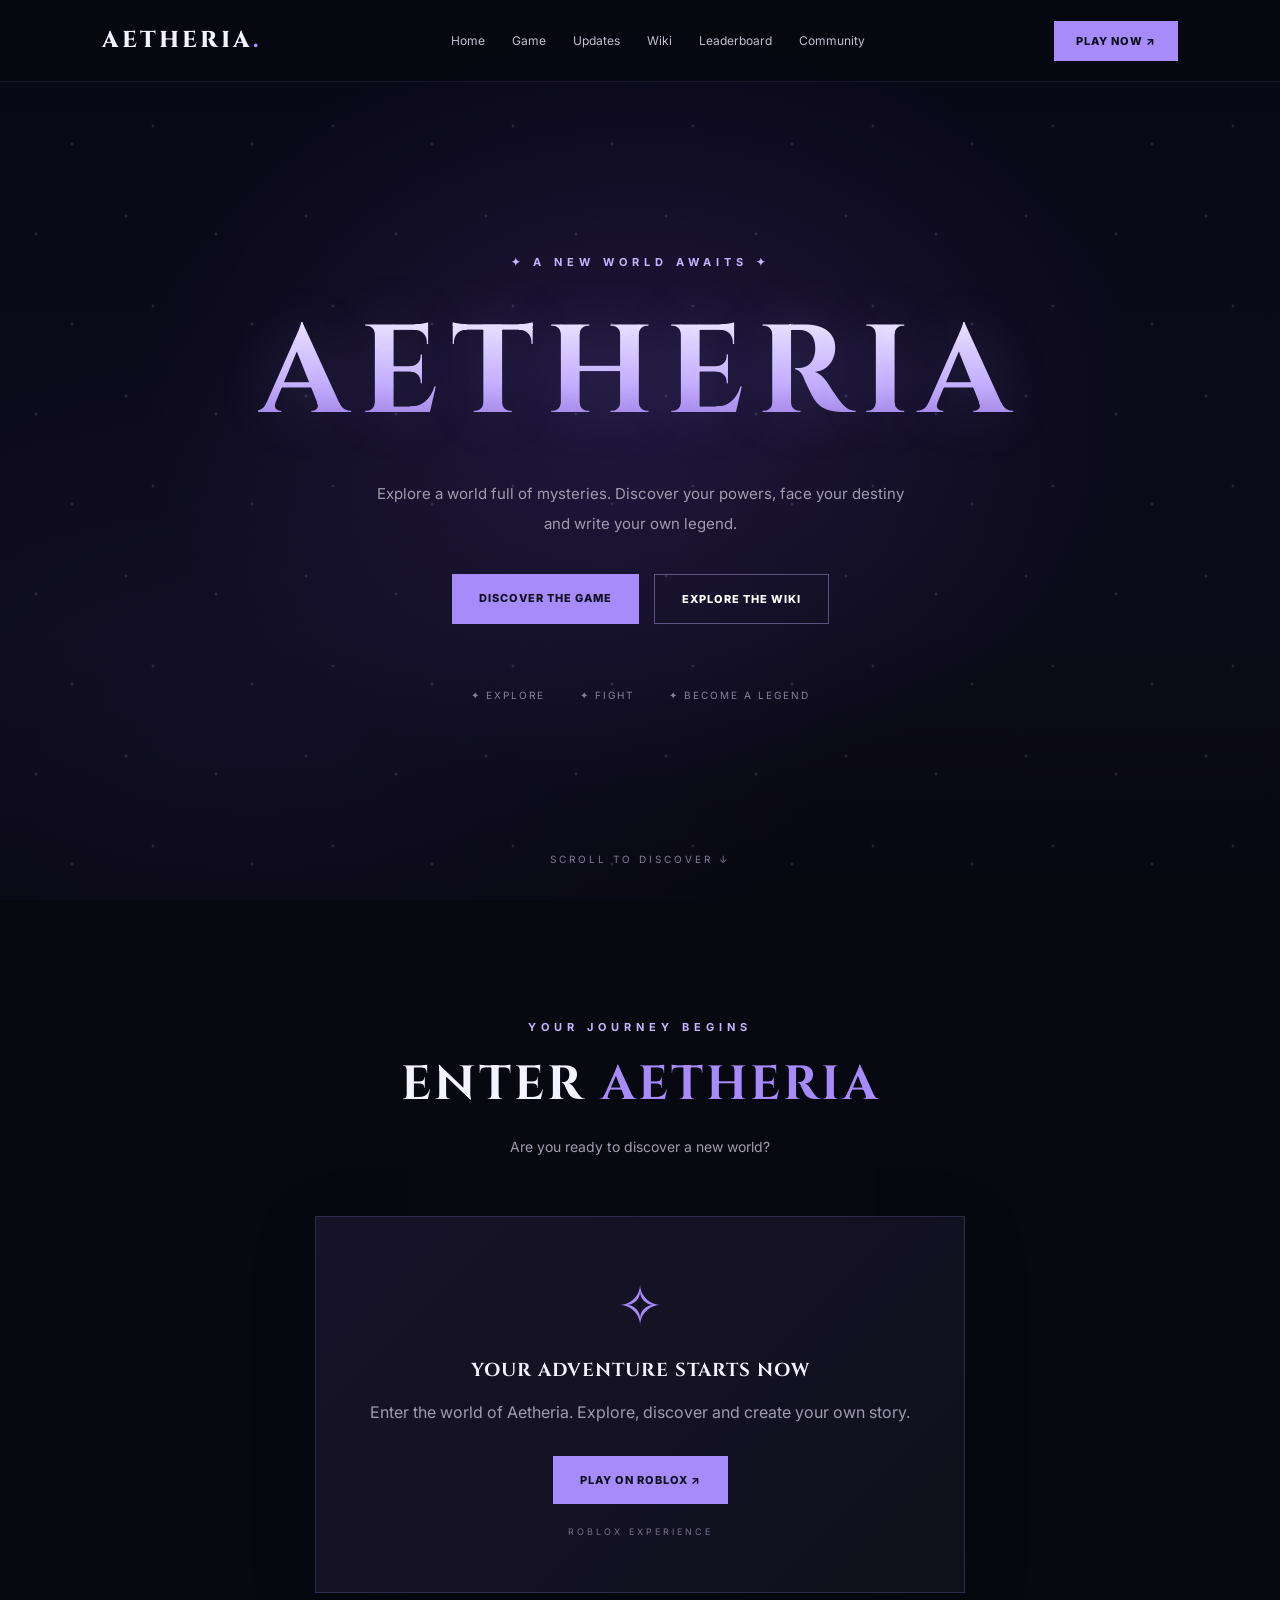
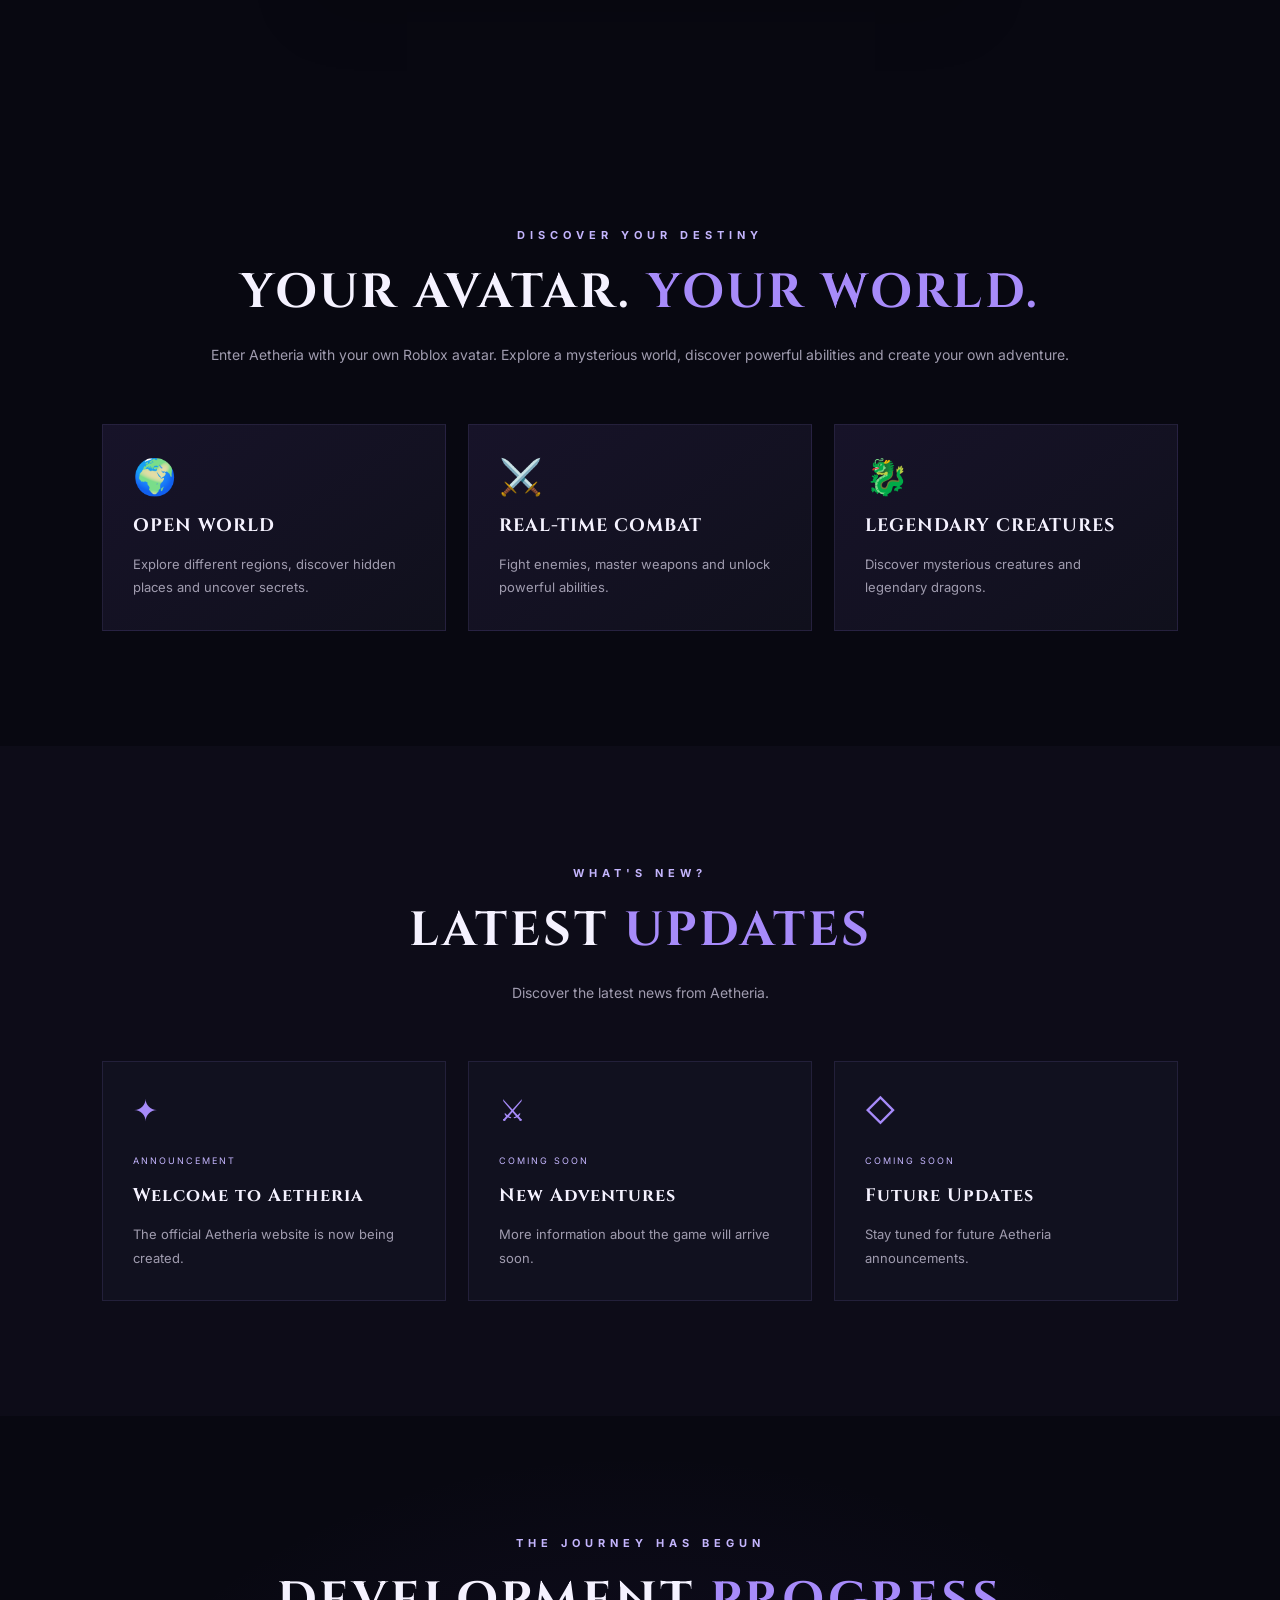
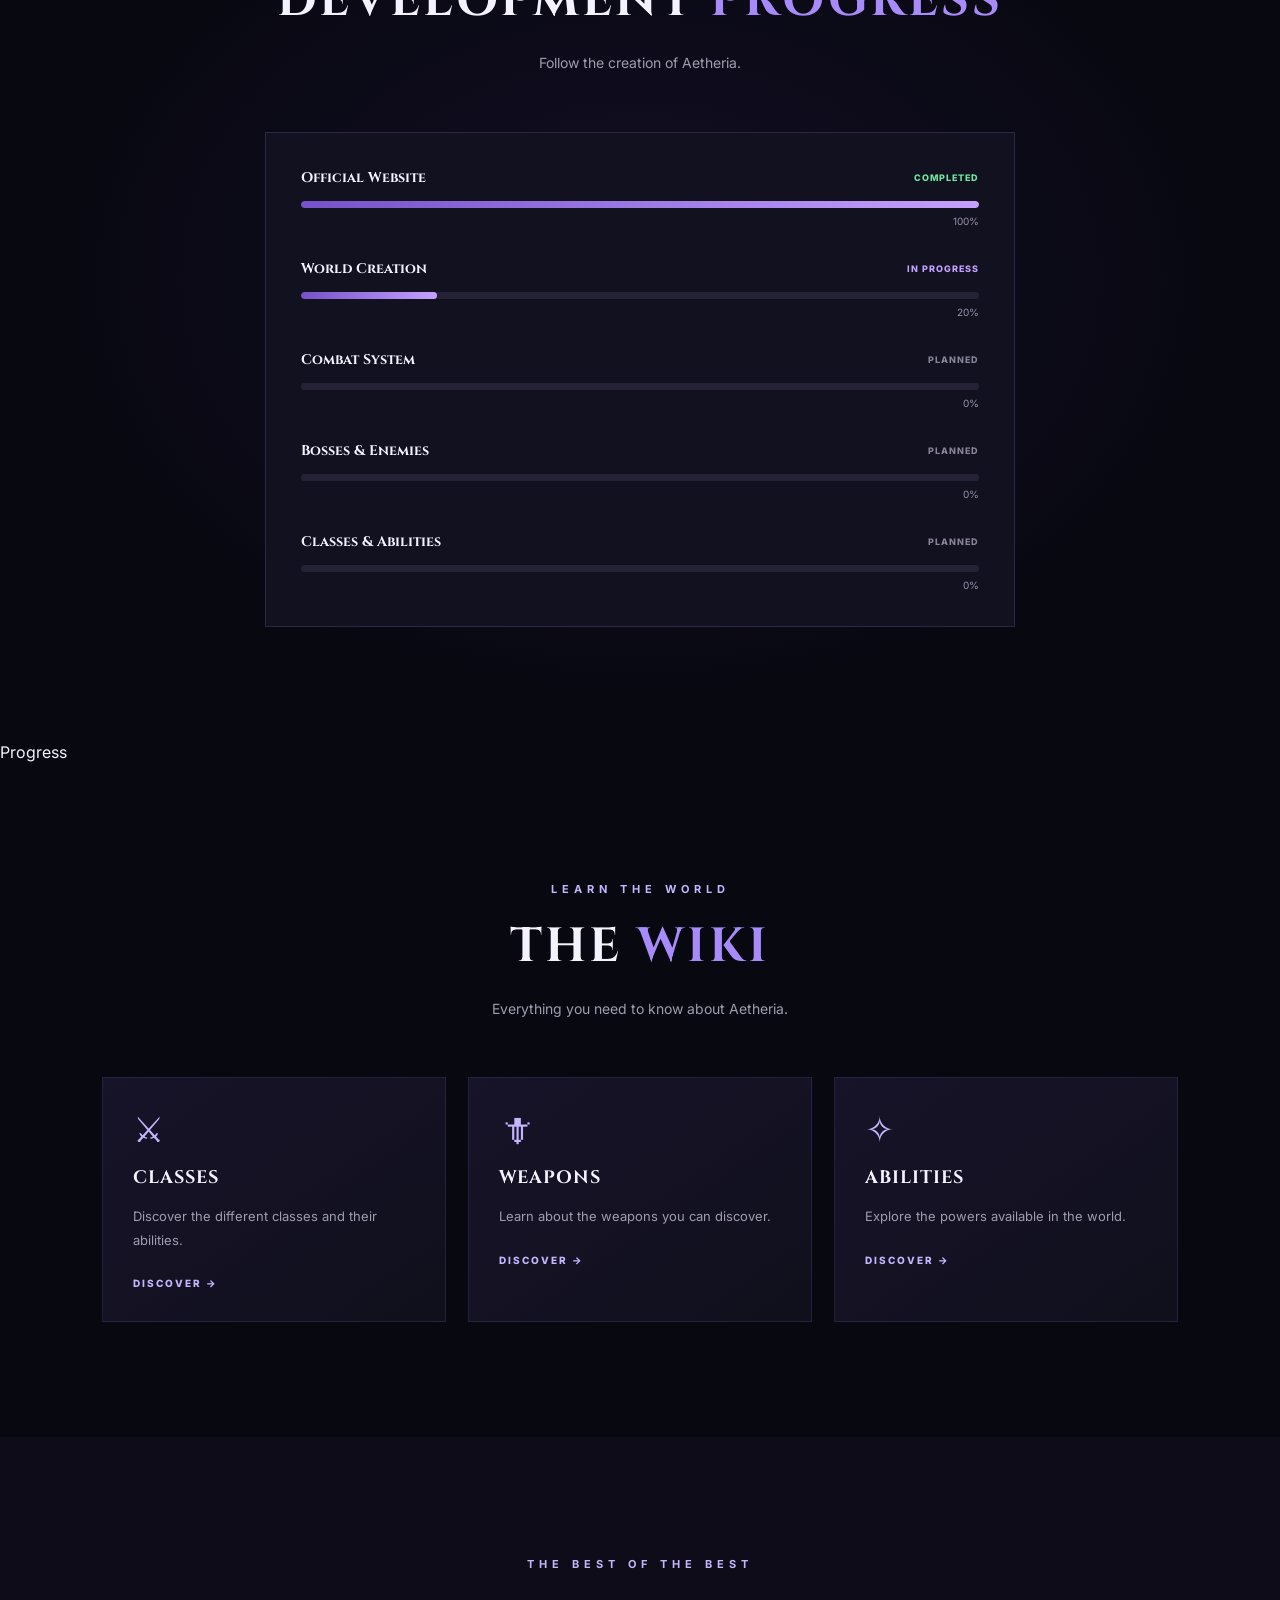
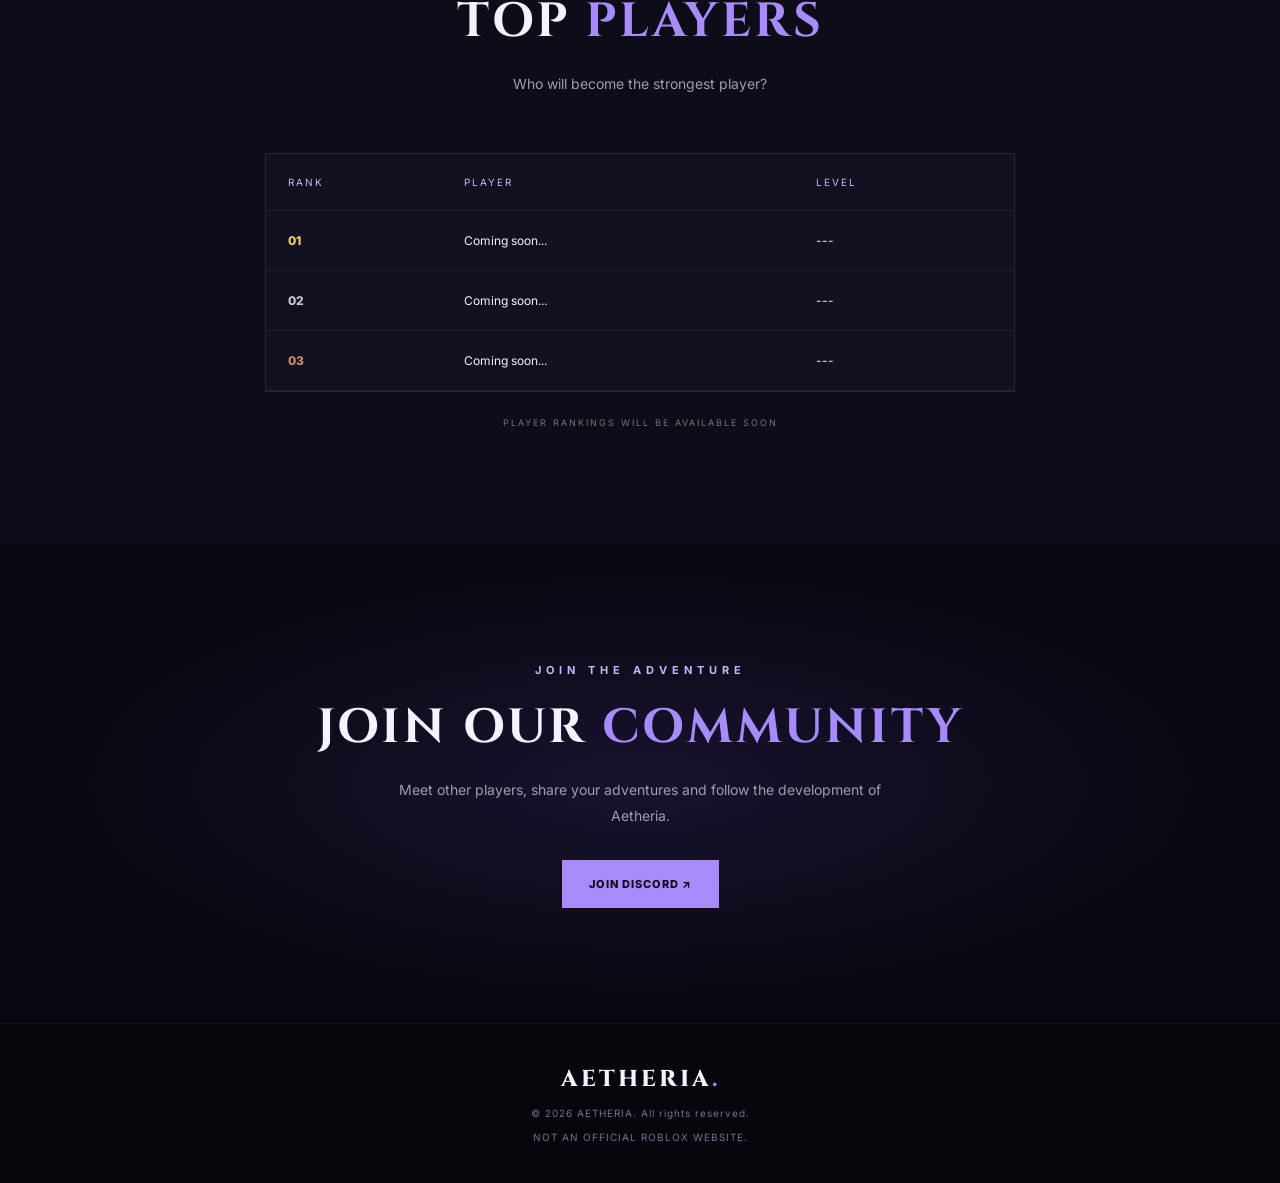
<file: index.html>
<!DOCTYPE html>
<html lang="fr">
<head>
    <meta charset="UTF-8">
    <meta name="viewport" content="width=device-width, initial-scale=1.0">
    <meta name="description" content="Discover Aetheria, an epic Roblox adventure.">
    <title>AETHERIA | Official Roblox Game</title>
    <link rel="stylesheet" href="style.css">
</head>
<body>

<header class="navbar">
    <a href="#home" class="logo">AETHERIA<span>.</span></a>

    <nav id="nav">
        <a href="#home">Home</a>
        <a href="#game">Game</a>
        <a href="#updates">Updates</a>
        <a href="#wiki">Wiki</a>
        <a href="#leaderboard">Leaderboard</a>
        <a href="#community">Community</a>
    </nav>

    <a href="#game" class="nav-play">PLAY NOW ↗</a>
    <button class="menu-btn" id="menuBtn">☰</button>
</header>

<main>

    <!-- HOME -->
    <section class="hero" id="home">
        <div class="hero-glow"></div>
        <div class="hero-content">
            <span class="eyebrow">✦ A NEW WORLD AWAITS ✦</span>
            <h1>AETHERIA</h1>
            <p class="hero-description">
                Explore a world full of mysteries.
                Discover your powers, face your destiny
                and write your own legend.
            </p>

            <div class="hero-buttons">
                <a href="#game" class="primary-btn">DISCOVER THE GAME</a>
                <a href="#wiki" class="secondary-btn">EXPLORE THE WIKI</a>
            </div>

            <div class="hero-info">
                <span>✦ EXPLORE</span>
                <span>✦ FIGHT</span>
                <span>✦ BECOME A LEGEND</span>
            </div>
        </div>

        <div class="hero-bottom">SCROLL TO DISCOVER ↓</div>
    </section>

    <!-- GAME -->
    <section class="section game-section" id="game">
        <div class="section-heading">
            <span class="eyebrow">YOUR JOURNEY BEGINS</span>
            <h2>ENTER <span>AETHERIA</span></h2>
            <p>Are you ready to discover a new world?</p>
        </div>

        <div class="game-box">
            <div class="game-symbol">✧</div>
            <h3>YOUR ADVENTURE STARTS NOW</h3>
            <p>
                Enter the world of Aetheria.
                Explore, discover and create your own story.
            </p>
            <a href="#" class="primary-btn" id="robloxBtn">
                PLAY ON ROBLOX ↗
            </a>
            <small>ROBLOX EXPERIENCE</small>
        </div>
    </section>

<!-- ABOUT AETHERIA -->
<section class="section" id="about">

    <div class="section-heading">
        <span class="eyebrow">DISCOVER YOUR DESTINY</span>
        <h2>YOUR AVATAR. <span>YOUR WORLD.</span></h2>
        <p>
            Enter Aetheria with your own Roblox avatar.
            Explore a mysterious world, discover powerful abilities
            and create your own adventure.
        </p>
    </div>

    <div class="cards">

        <article class="wiki-card">
            <span>🌍</span>
            <h3>OPEN WORLD</h3>
            <p>Explore different regions, discover hidden places and uncover secrets.</p>
        </article>

        <article class="wiki-card">
            <span>⚔️</span>
            <h3>REAL-TIME COMBAT</h3>
            <p>Fight enemies, master weapons and unlock powerful abilities.</p>
        </article>

        <article class="wiki-card">
            <span>🐉</span>
            <h3>LEGENDARY CREATURES</h3>
            <p>Discover mysterious creatures and legendary dragons.</p>
        </article>

    </div>
</section>

    <!-- UPDATES -->
    <section class="section dark-section" id="updates">
        <div class="section-heading">
            <span class="eyebrow">WHAT'S NEW?</span>
            <h2>LATEST <span>UPDATES</span></h2>
            <p>Discover the latest news from Aetheria.</p>
        </div>

        <div class="cards">
            <article class="card">
                <div class="card-icon">✦</div>
                <span class="card-tag">ANNOUNCEMENT</span>
                <h3>Welcome to Aetheria</h3>
                <p>The official Aetheria website is now being created.</p>
            </article>

            <article class="card">
                <div class="card-icon">⚔</div>
                <span class="card-tag">COMING SOON</span>
                <h3>New Adventures</h3>
                <p>More information about the game will arrive soon.</p>
            </article>

            <article class="card">
                <div class="card-icon">◇</div>
                <span class="card-tag">COMING SOON</span>
                <h3>Future Updates</h3>
                <p>Stay tuned for future Aetheria announcements.</p>
            </article>
        </div>
    </section>

<!-- DEVELOPMENT PROGRESS -->
<section class="section progress-section" id="progress">

    <div class="section-heading">
        <span class="eyebrow">THE JOURNEY HAS BEGUN</span>
        <h2>DEVELOPMENT <span>PROGRESS</span></h2>
        <p>Follow the creation of Aetheria.</p>
    </div>

    <div class="progress-container">

        <div class="progress-item">
            <div>
                <h3>Official Website</h3>
                <span class="status completed">COMPLETED</span>
            </div>
            <div class="progress-bar">
                <div style="width: 100%"></div>
            </div>
            <small>100%</small>
        </div>

        <div class="progress-item">
            <div>
                <h3>World Creation</h3>
                <span class="status working">IN PROGRESS</span>
            </div>
            <div class="progress-bar">
                <div style="width: 20%"></div>
            </div>
            <small>20%</small>
        </div>

        <div class="progress-item">
            <div>
                <h3>Combat System</h3>
                <span class="status planned">PLANNED</span>
            </div>
            <div class="progress-bar">
                <div style="width: 0%"></div>
            </div>
            <small>0%</small>
        </div>

        <div class="progress-item">
            <div>
                <h3>Bosses & Enemies</h3>
                <span class="status planned">PLANNED</span>
            </div>
            <div class="progress-bar">
                <div style="width: 0%"></div>
            </div>
            <small>0%</small>
        </div>

        <div class="progress-item">
            <div>
                <h3>Classes & Abilities</h3>
                <span class="status planned">PLANNED</span>
            </div>
            <div class="progress-bar">
                <div style="width: 0%"></div>
            </div>
            <small>0%</small>
        </div>

    </div>
</section>
<a href="#progress">Progress</a>
    <!-- WIKI -->
    <section class="section" id="wiki">
        <div class="section-heading">
            <span class="eyebrow">LEARN THE WORLD</span>
            <h2>THE <span>WIKI</span></h2>
            <p>Everything you need to know about Aetheria.</p>
        </div>

        <div class="cards">
            <article class="wiki-card">
                <span>⚔</span>
                <h3>CLASSES</h3>
                <p>Discover the different classes and their abilities.</p>
                <a href="#" class="wiki-link">DISCOVER →</a>
            </article>

            <article class="wiki-card">
                <span>🗡</span>
                <h3>WEAPONS</h3>
                <p>Learn about the weapons you can discover.</p>
                <a href="#" class="wiki-link">DISCOVER →</a>
            </article>

            <article class="wiki-card">
                <span>✧</span>
                <h3>ABILITIES</h3>
                <p>Explore the powers available in the world.</p>
                <a href="#" class="wiki-link">DISCOVER →</a>
            </article>
        </div>
    </section>

    <!-- LEADERBOARD -->
    <section class="section dark-section" id="leaderboard">
        <div class="section-heading">
            <span class="eyebrow">THE BEST OF THE BEST</span>
            <h2>TOP <span>PLAYERS</span></h2>
            <p>Who will become the strongest player?</p>
        </div>

        <div class="leaderboard">
            <div class="leader-header">
                <span>RANK</span>
                <span>PLAYER</span>
                <span>LEVEL</span>
            </div>

            <div class="leader-row">
                <span class="rank gold">01</span>
                <span>Coming soon...</span>
                <span>---</span>
            </div>

            <div class="leader-row">
                <span class="rank silver">02</span>
                <span>Coming soon...</span>
                <span>---</span>
            </div>

            <div class="leader-row">
                <span class="rank bronze">03</span>
                <span>Coming soon...</span>
                <span>---</span>
            </div>
        </div>

        <p class="leader-note">PLAYER RANKINGS WILL BE AVAILABLE SOON</p>
    </section>

    <!-- COMMUNITY -->
    <section class="section community-section" id="community">
        <span class="eyebrow">JOIN THE ADVENTURE</span>
        <h2>JOIN OUR <span>COMMUNITY</span></h2>
        <p>Meet other players, share your adventures and follow the development of Aetheria.</p>

        <a href="#" class="primary-btn" id="discordBtn">
            JOIN DISCORD ↗
        </a>
    </section>

</main>

<footer>
    <a href="#home" class="logo">AETHERIA<span>.</span></a>
    <p>© 2026 AETHERIA. All rights reserved.</p>
    <p>NOT AN OFFICIAL ROBLOX WEBSITE.</p>
</footer>

<script src="script.js"></script>
</body>
</html>
</file>
<file: style.css>
@import url('https://fonts.googleapis.com/css2?family=Cinzel:wght@400;500;600;700;800&family=Inter:wght@400;500;600;700;800&display=swap');

:root {
    --bg: #080811;
    --panel: #11111f;
    --purple: #a78bfa;
    --purple-light: #c4b5fd;
    --white: #f5f2ff;
    --muted: #a09caf;
}

* {
    margin: 0;
    padding: 0;
    box-sizing: border-box;
    scroll-behavior: smooth;
}

body {
    background: var(--bg);
    color: var(--white);
    font-family: 'Inter', sans-serif;
}

a {
    color: inherit;
    text-decoration: none;
}

.navbar {
    height: 82px;
    padding: 0 8%;
    display: flex;
    align-items: center;
    justify-content: space-between;
    background: rgba(8, 8, 17, 0.92);
    backdrop-filter: blur(15px);
    position: fixed;
    top: 0;
    left: 0;
    width: 100%;
    z-index: 100;
    border-bottom: 1px solid rgba(167, 139, 250, 0.12);
}

.logo {
    font-family: 'Cinzel', serif;
    font-size: 23px;
    font-weight: 800;
    letter-spacing: 3px;
}

.logo span,
.section-heading h2 span,
.community-section h2 span {
    color: var(--purple);
}

.navbar nav {
    display: flex;
    gap: 27px;
}

.navbar nav a {
    font-size: 12px;
    color: #c4c0d1;
    transition: 0.3s;
}

.navbar nav a:hover {
    color: var(--purple-light);
}

.nav-play {
    padding: 13px 22px;
    background: var(--purple);
    color: #100d1d;
    font-size: 11px;
    font-weight: 800;
    letter-spacing: 1px;
    transition: 0.3s;
}

.nav-play:hover,
.primary-btn:hover {
    background: white;
    transform: translateY(-3px);
}

.menu-btn {
    display: none;
    color: white;
    background: none;
    border: none;
    font-size: 25px;
    cursor: pointer;
}

.hero {
    min-height: 100vh;
    padding: 150px 20px 100px;
    display: flex;
    align-items: center;
    justify-content: center;
    text-align: center;
    position: relative;
    overflow: hidden;
    background:
        radial-gradient(ellipse at 50% 45%, rgba(101, 65, 180, 0.23), transparent 55%),
        radial-gradient(ellipse at 20% 80%, rgba(60, 40, 120, 0.15), transparent 40%),
        linear-gradient(180deg, #090817, #0c0b19 70%, #080811);
}

.hero::before {
    content: "";
    position: absolute;
    inset: 0;
    opacity: 0.18;
    background-image:
        radial-gradient(2px 2px at 20% 30%, white, transparent),
        radial-gradient(2px 2px at 70% 20%, white, transparent),
        radial-gradient(2px 2px at 40% 80%, white, transparent),
        radial-gradient(2px 2px at 85% 70%, white, transparent);
    background-size: 180px 180px;
}

.hero-content {
    position: relative;
    max-width: 850px;
    animation: appear 1.2s ease;
}

.eyebrow {
    color: var(--purple-light);
    font-size: 11px;
    font-weight: 700;
    letter-spacing: 5px;
}

.hero h1 {
    font-family: 'Cinzel', serif;
    font-size: clamp(65px, 12vw, 125px);
    letter-spacing: 12px;
    margin: 20px 0;
    background: linear-gradient(180deg, #fff, #c6b2ff 55%, #7855c9);
    -webkit-background-clip: text;
    background-clip: text;
    color: transparent;
    text-shadow: 0 0 60px rgba(167, 139, 250, 0.2);
}

.hero-description {
    color: var(--muted);
    line-height: 2;
    max-width: 550px;
    margin: 0 auto 35px;
    font-size: 15px;
}

.hero-buttons {
    display: flex;
    justify-content: center;
    flex-wrap: wrap;
    gap: 15px;
}

.primary-btn,
.secondary-btn {
    display: inline-block;
    padding: 17px 27px;
    font-size: 11px;
    font-weight: 800;
    letter-spacing: 1px;
    transition: 0.3s;
}

.primary-btn {
    background: var(--purple);
    color: #100d1d;
}

.secondary-btn {
    border: 1px solid rgba(196, 181, 253, 0.4);
    color: white;
}

.secondary-btn:hover {
    background: rgba(167, 139, 250, 0.12);
}

.hero-info {
    display: flex;
    justify-content: center;
    gap: 35px;
    margin-top: 65px;
    font-size: 10px;
    color: #88819d;
    letter-spacing: 2px;
}

.hero-bottom {
    position: absolute;
    bottom: 35px;
    font-size: 10px;
    letter-spacing: 3px;
    color: #827b99;
}

.section {
    padding: 115px 8%;
    text-align: center;
}

.dark-section {
    background: #0d0c18;
}

.section-heading {
    margin-bottom: 55px;
}

.section-heading h2,
.community-section h2 {
    font-family: 'Cinzel', serif;
    font-size: clamp(32px, 5vw, 48px);
    margin: 17px 0;
    letter-spacing: 3px;
}

.section-heading p,
.community-section p {
    color: var(--muted);
    font-size: 14px;
    line-height: 1.9;
}

.game-box {
    max-width: 650px;
    margin: auto;
    padding: 55px 30px;
    background: linear-gradient(135deg, #171329, #10101c);
    border: 1px solid rgba(167, 139, 250, 0.2);
    box-shadow: 0 15px 60px rgba(0, 0, 0, 0.2);
}

.game-symbol {
    font-size: 55px;
    color: var(--purple);
    margin-bottom: 20px;
}

.game-box h3,
.card h3,
.wiki-card h3 {
    font-family: 'Cinzel', serif;
    letter-spacing: 1px;
}

.game-box p {
    color: var(--muted);
    line-height: 1.8;
    margin: 15px 0 30px;
}

.game-box small {
    display: block;
    color: #77718c;
    font-size: 9px;
    letter-spacing: 3px;
    margin-top: 22px;
}

.cards {
    display: grid;
    grid-template-columns: repeat(3, 1fr);
    gap: 22px;
    max-width: 1100px;
    margin: auto;
}

.card,
.wiki-card {
    text-align: left;
    background: var(--panel);
    border: 1px solid rgba(167, 139, 250, 0.12);
    padding: 30px;
    transition: 0.3s;
}

.card:hover,
.wiki-card:hover {
    transform: translateY(-7px);
    border-color: var(--purple);
}

.card-icon {
    font-size: 30px;
    color: var(--purple);
    margin-bottom: 20px;
}

.card-tag {
    color: var(--purple-light);
    font-size: 9px;
    letter-spacing: 2px;
}

.card h3,
.wiki-card h3 {
    font-size: 18px;
    margin: 15px 0;
}

.card p,
.wiki-card p {
    color: var(--muted);
    font-size: 13px;
    line-height: 1.8;
}

.wiki-card {
    background: linear-gradient(145deg, #171329, #10101c);
}

.wiki-card > span {
    color: var(--purple-light);
    font-size: 35px;
}

.wiki-link {
    display: inline-block;
    margin-top: 25px;
    font-size: 10px;
    font-weight: 800;
    letter-spacing: 2px;
    color: var(--purple-light);
}

.leaderboard {
    max-width: 750px;
    margin: auto;
    background: var(--panel);
    border: 1px solid rgba(167, 139, 250, 0.15);
}

.leader-header,
.leader-row {
    display: grid;
    grid-template-columns: 1fr 2fr 1fr;
    padding: 22px;
    text-align: left;
    border-bottom: 1px solid rgba(167, 139, 250, 0.1);
    font-size: 12px;
}

.leader-header {
    color: var(--purple-light);
    font-size: 10px;
    letter-spacing: 2px;
}

.rank {
    font-weight: 800;
}

.gold { color: #f6d365; }
.silver { color: #c6c6d3; }
.bronze { color: #cd8e63; }

.leader-note {
    color: #77718c;
    font-size: 9px;
    letter-spacing: 2px;
    margin-top: 25px;
}

.community-section {
    background:
        radial-gradient(ellipse at center, rgba(101, 65, 180, 0.18), transparent 65%);
}

.community-section p {
    max-width: 520px;
    margin: 0 auto 30px;
}

footer {
    padding: 40px 20px;
    text-align: center;
    background: #06060c;
    border-top: 1px solid rgba(167, 139, 250, 0.12);
}

footer p {
    margin-top: 12px;
    color: #77718c;
    font-size: 10px;
    letter-spacing: 1px;
}

@keyframes appear {
    from {
        opacity: 0;
        transform: translateY(25px);
    }
    to {
        opacity: 1;
        transform: translateY(0);
    }
}

@media (max-width: 1000px) {
    .navbar {
        padding: 0 5%;
    }

    .navbar nav {
        gap: 12px;
    }

    .navbar nav a {
        font-size: 10px;
    }
}

@media (max-width: 750px) {
    .navbar {
        height: 70px;
    }

    .menu-btn {
        display: block;
    }

    .nav-play {
        display: none;
    }

    .navbar nav {
        display: none;
        position: absolute;
        top: 70px;
        left: 0;
        width: 100%;
        padding: 25px;
        background: #10101c;
        flex-direction: column;
        text-align: center;
    }

    .navbar nav.active {
        display: flex;
    }

    .navbar nav a {
        font-size: 14px;
        padding: 10px;
    }

    .cards {
        grid-template-columns: 1fr;
    }

    .hero h1 {
        letter-spacing: 5px;
    }

    .hero-info {
        gap: 15px;
        font-size: 8px;
        flex-wrap: wrap;
    }

    .section {
        padding: 85px 6%;
    }
}

/* DEVELOPMENT PROGRESS */

.progress-section {
    background:
        radial-gradient(ellipse at center, rgba(100, 65, 180, 0.12), transparent 65%);
}

.progress-container {
    max-width: 750px;
    margin: auto;
    text-align: left;
    background: #11111f;
    padding: 35px;
    border: 1px solid rgba(167, 139, 250, 0.18);
}

.progress-item {
    margin-bottom: 32px;
}

.progress-item:last-child {
    margin-bottom: 0;
}

.progress-item > div:first-child {
    display: flex;
    align-items: center;
    justify-content: space-between;
    gap: 10px;
    margin-bottom: 14px;
}

.progress-item h3 {
    font-family: 'Cinzel', serif;
    font-size: 14px;
}

.status {
    font-size: 9px;
    letter-spacing: 1px;
    font-weight: 800;
}

.completed {
    color: #70e6a1;
}

.working {
    color: #c4a1ff;
}

.planned {
    color: #888397;
}

.progress-bar {
    width: 100%;
    height: 7px;
    background: #252238;
    overflow: hidden;
    border-radius: 10px;
}

.progress-bar div {
    height: 100%;
    background: linear-gradient(90deg, #7651c9, #c4a1ff);
    border-radius: 10px;
    transition: width 1s ease;
}

.progress-item small {
    display: block;
    text-align: right;
    margin-top: 7px;
    color: #9991ad;
    font-size: 10px;
}
</file>
